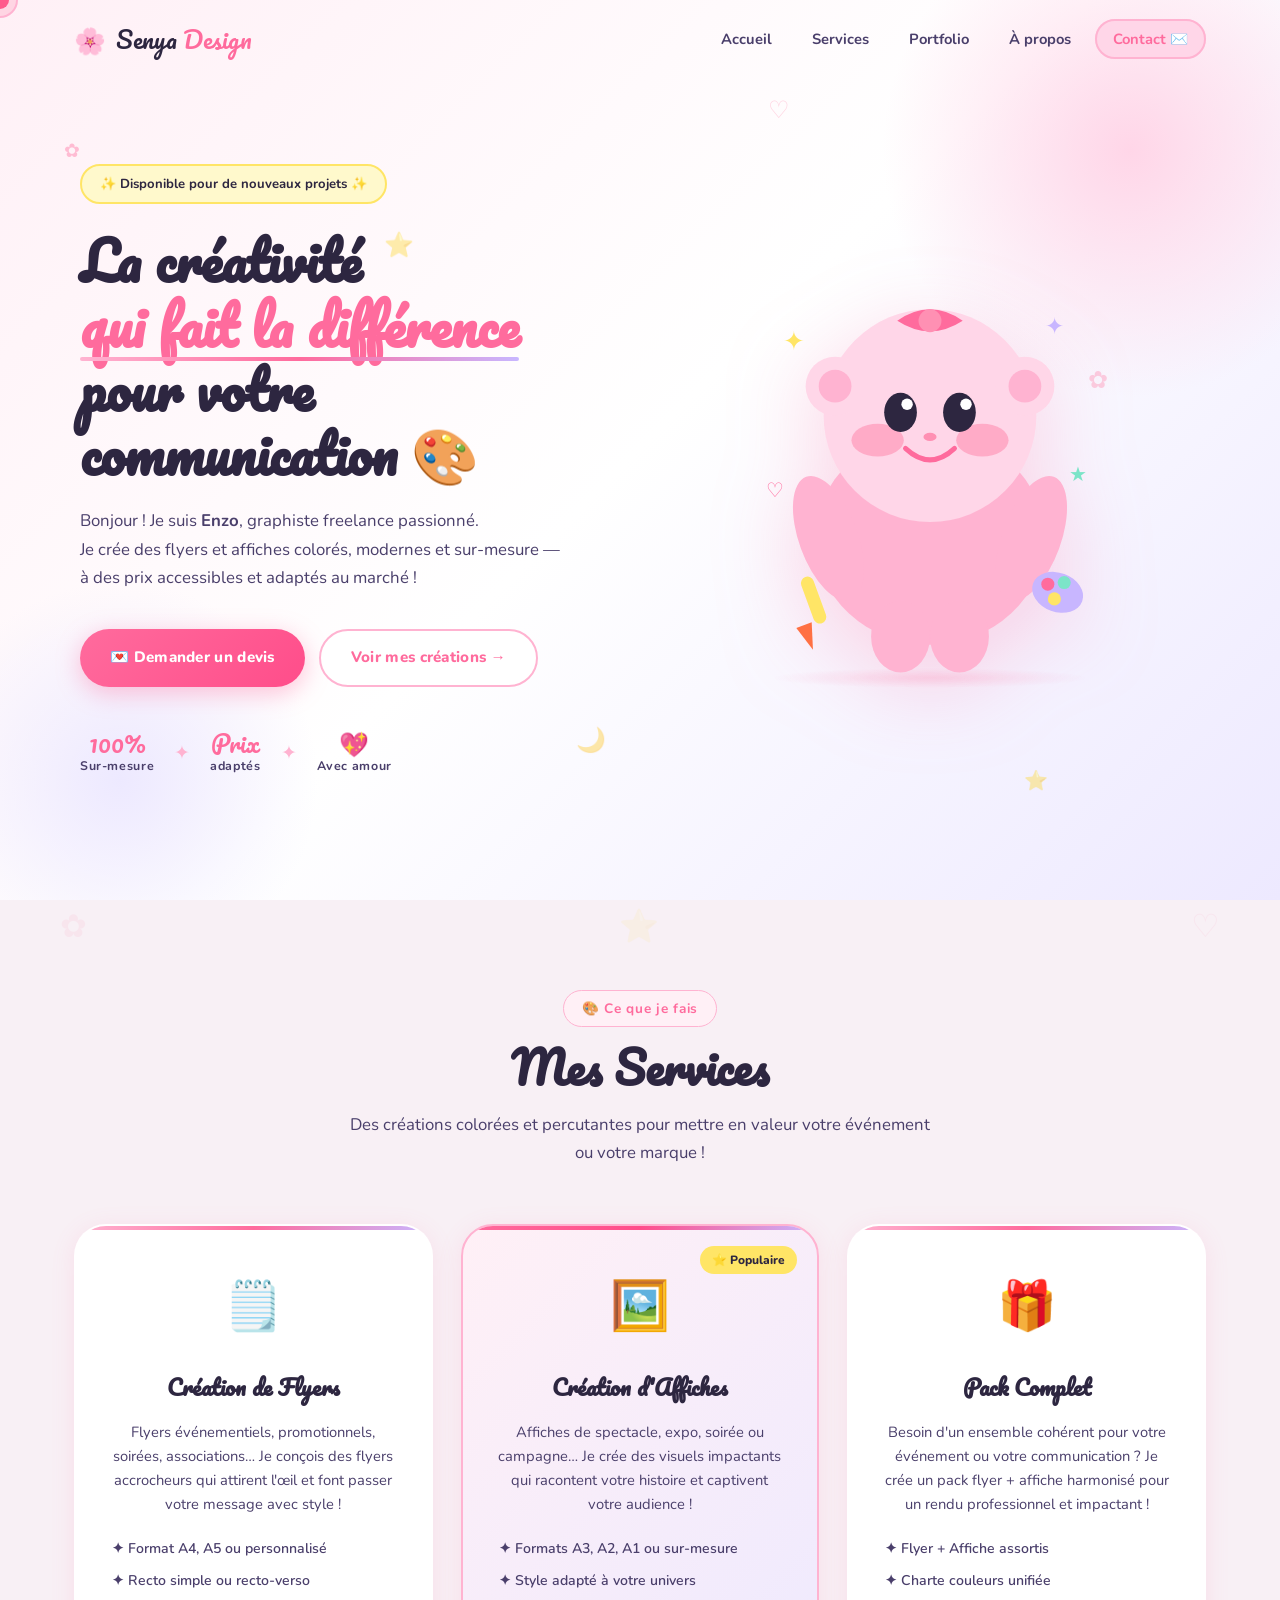
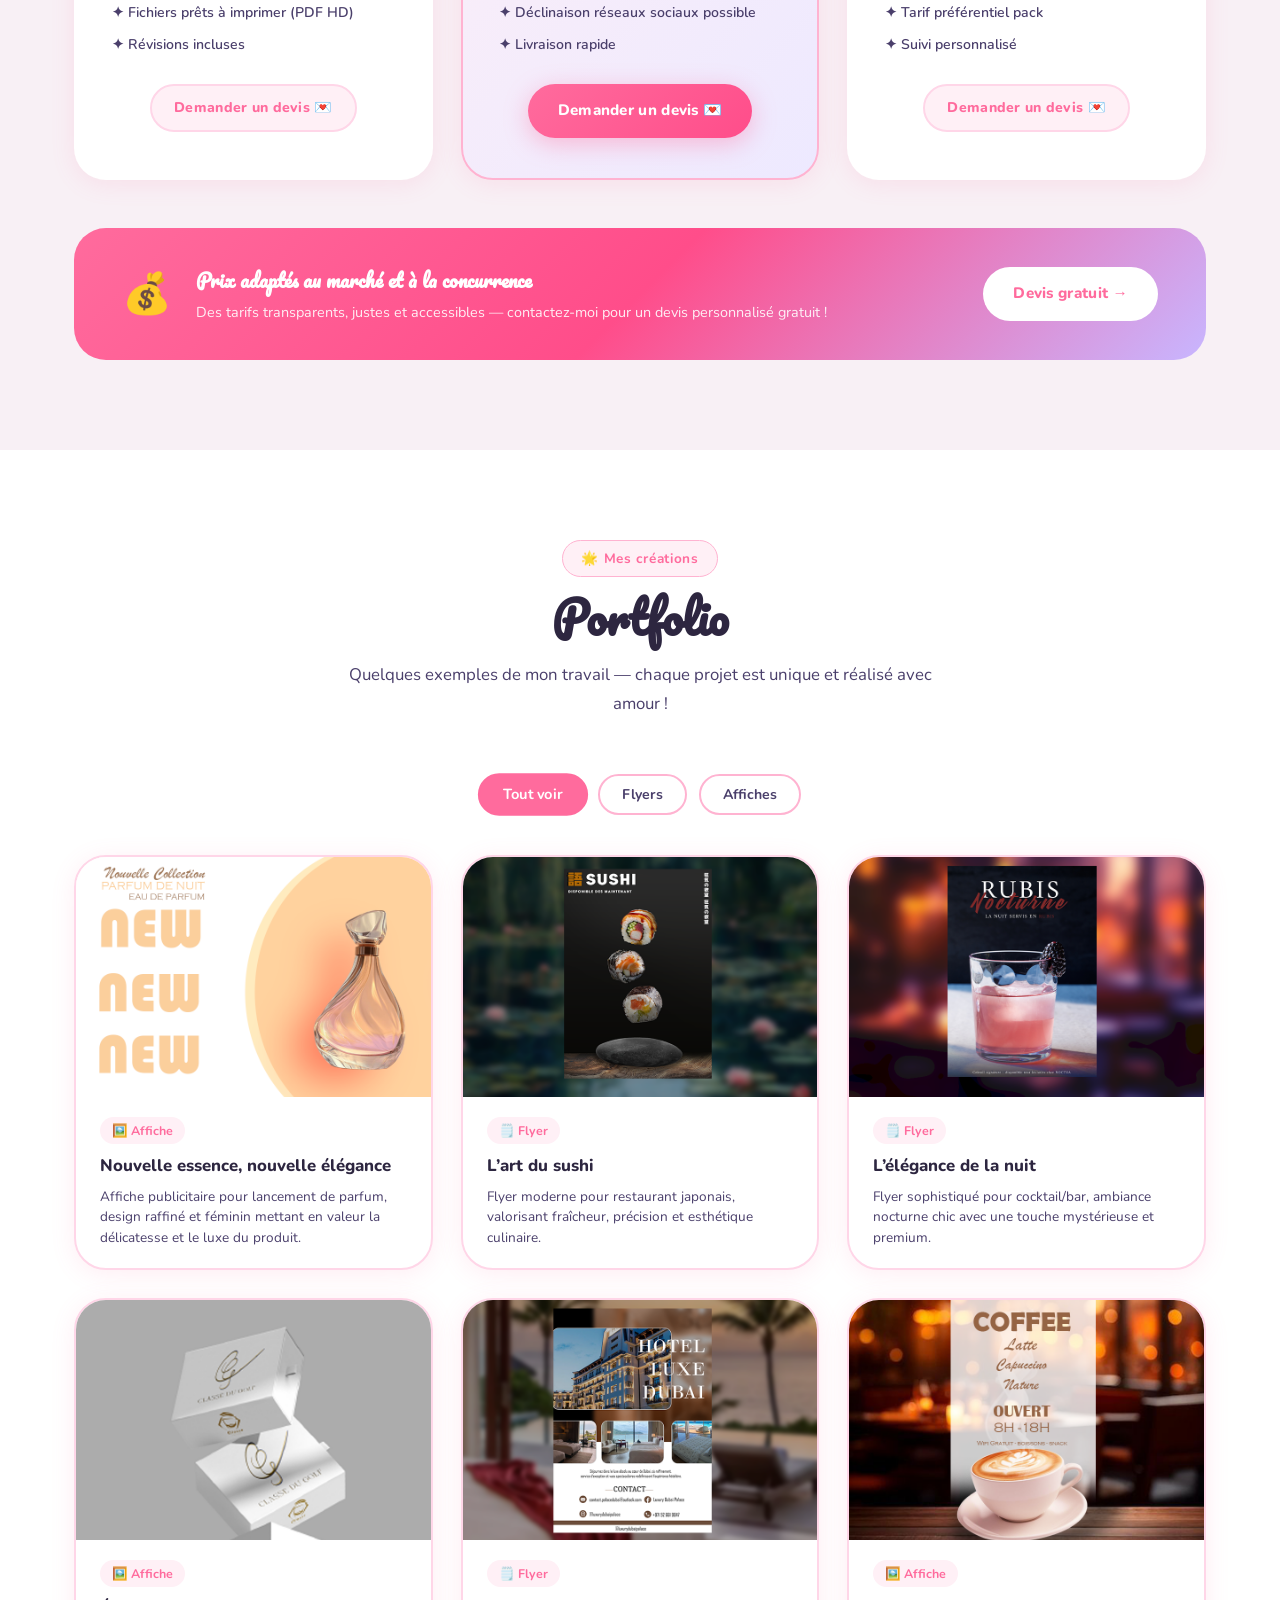
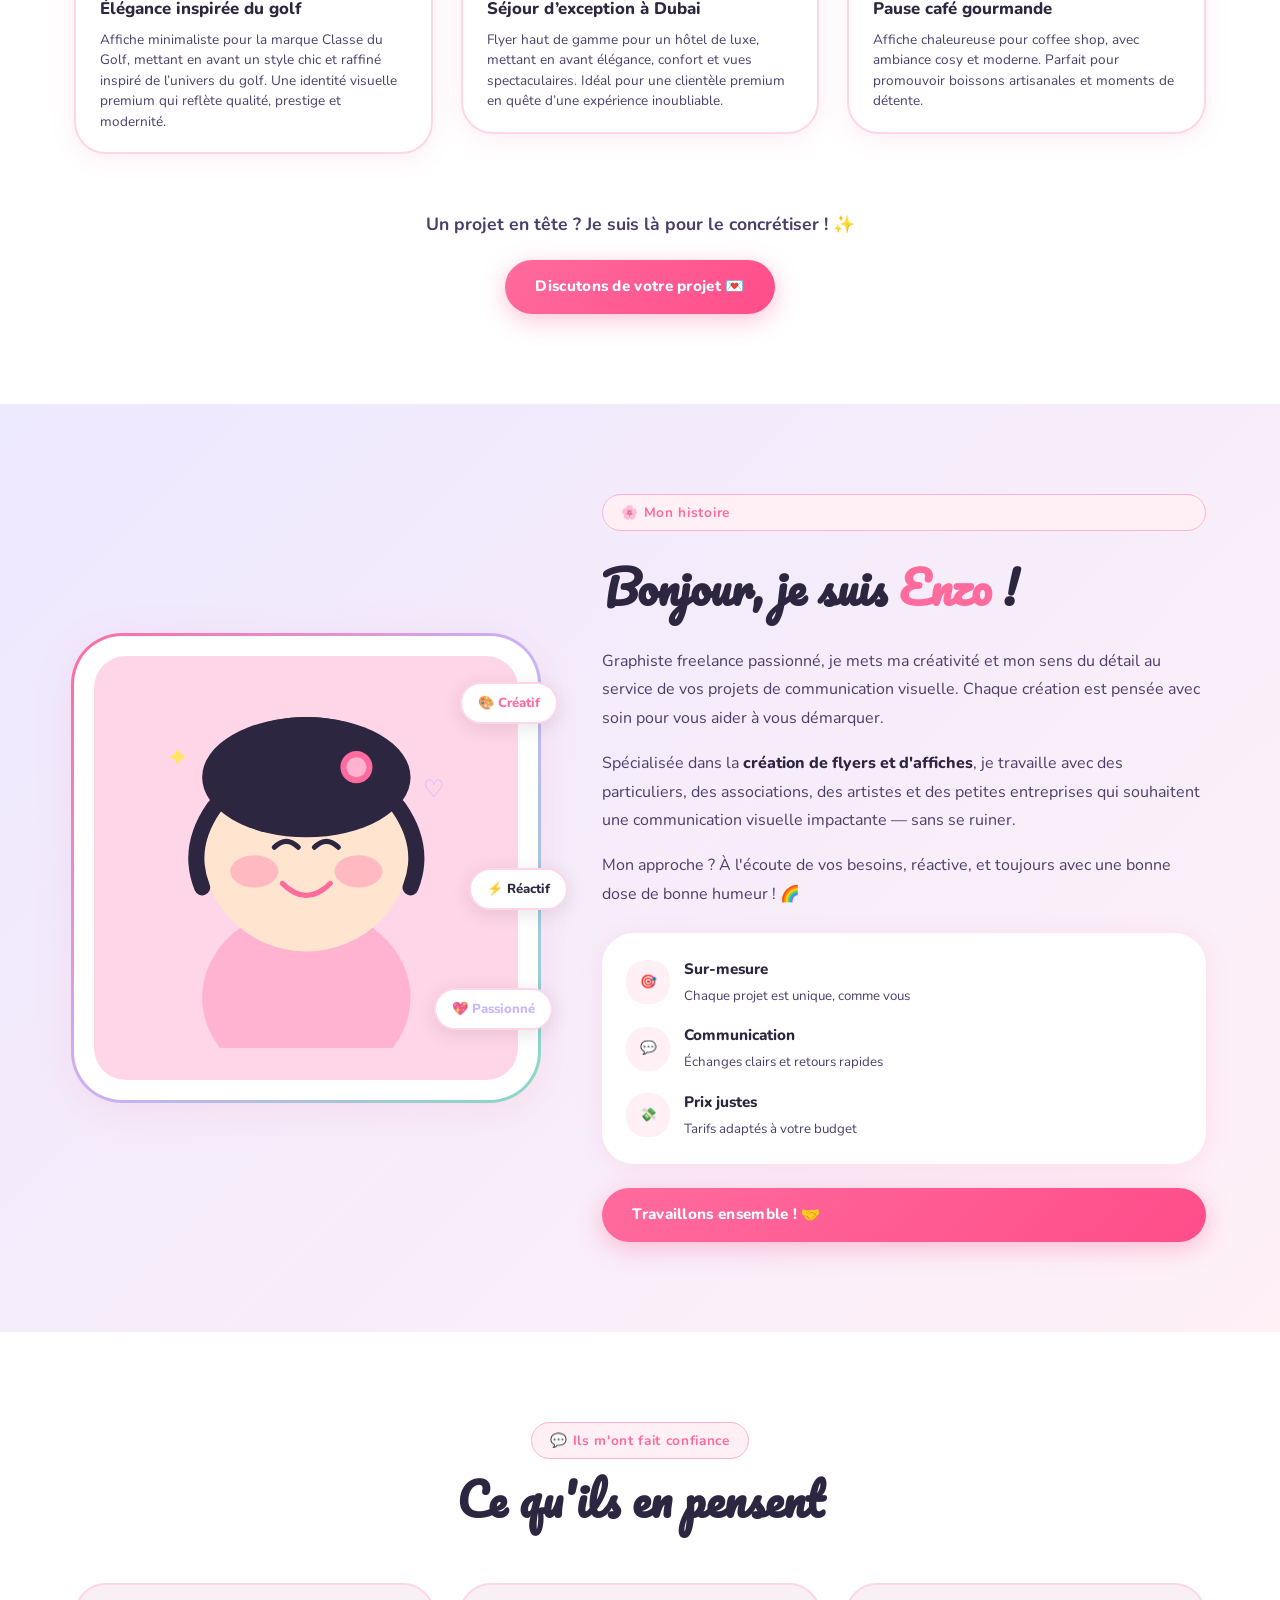
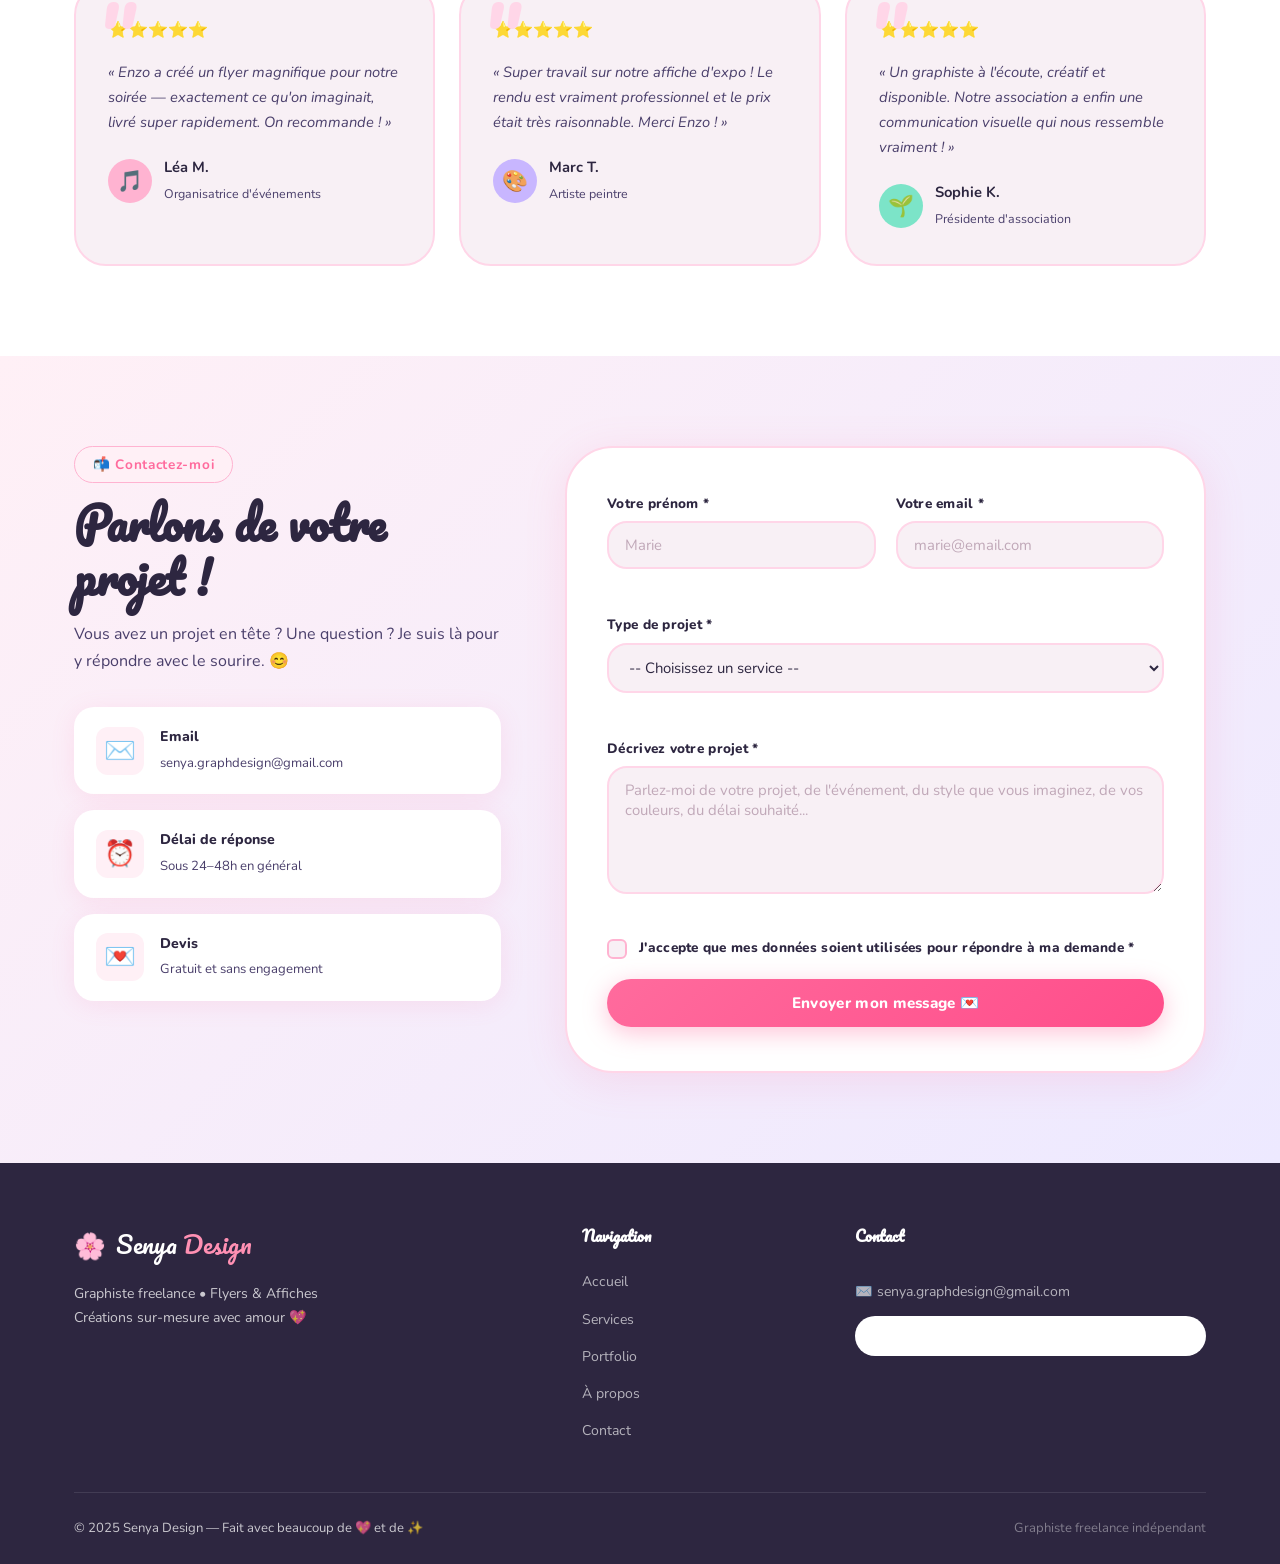
<file: index.html>
<!DOCTYPE html>
<html lang="fr">
<head>
  <!-- =============================================
       META & SEO
       ============================================= -->
  <meta charset="UTF-8" />
  <meta name="viewport" content="width=device-width, initial-scale=1.0" />
  <meta name="description" content="Senya Design – Graphiste freelance spécialisé dans la création de flyers et affiches. Des créations colorées, modernes et à prix adaptés." />
  <meta name="keywords" content="graphiste freelance, flyers, affiches, création graphique, Senya Design" />
  <meta name="author" content="Senya Design" />
  <title>Senya Design ✨ – Graphiste Freelance</title>

  <!-- Feuille de style principale -->
  <link rel="stylesheet" href="style.css" />

  <!-- Google Fonts : Nunito (corps) + Pacifico (titres) -->
  <link rel="preconnect" href="https://fonts.googleapis.com" />
  <link rel="preconnect" href="https://fonts.gstatic.com" crossorigin />
  <link href="https://fonts.googleapis.com/css2?family=Nunito:wght@400;600;700;800;900&family=Pacifico&display=swap" rel="stylesheet" />
</head>
<body>

  <!-- =============================================
       CURSEUR PERSONNALISÉ
       ============================================= -->
  <div class="cursor" id="cursor"></div>
  <div class="cursor-trail" id="cursorTrail"></div>

  <!-- =============================================
       NAVIGATION
       ============================================= -->
  <header id="navbar">
    <nav class="nav-container">
      <!-- Logo -->
      <a href="#accueil" class="logo">
        <span class="logo-icon">🌸</span>
        <span class="logo-text">Senya <span class="logo-accent">Design</span></span>
      <ul class="nav-links" id="navLinks">
        <li><a href="#accueil" class="nav-link">Accueil</a></li>
        <li><a href="#services" class="nav-link">Services</a></li>
        <li><a href="#portfolio" class="nav-link">Portfolio</a></li>
        <li><a href="#apropos" class="nav-link">À propos</a></li>
        <li><a href="#contact" class="nav-link nav-cta">Contact ✉️</a></li>
      </ul>

      <!-- Bouton hamburger (mobile) -->
      <button class="hamburger" id="hamburger" aria-label="Menu" aria-expanded="false">
        <span></span>
        <span></span>
        <span></span>
      </button>
    </nav>
  </header>

  <!-- =============================================
       HERO – SECTION ACCUEIL
       ============================================= -->
  <section id="accueil" class="hero">
    <!-- Éléments décoratifs flottants en arrière-plan -->
    <div class="floating-shapes" aria-hidden="true">
      <div class="shape shape-1">✿</div>
      <div class="shape shape-2">⭐</div>
      <div class="shape shape-3">♡</div>
      <div class="shape shape-4">✦</div>
      <div class="shape shape-5">🌙</div>
      <div class="shape shape-6">✿</div>
      <div class="shape shape-7">♡</div>
      <div class="shape shape-8">⭐</div>
    </div>

    <div class="hero-content">
      <!-- Badge animé -->
      <div class="hero-badge fade-in">✨ Disponible pour de nouveaux projets ✨</div>

      <!-- Titre principal -->
      <h1 class="hero-title fade-in delay-1">
        La créativité
        <span class="title-highlight">qui fait la différence</span>
        pour votre communication 🎨
      </h1>

      <!-- Sous-titre -->
      <p class="hero-subtitle fade-in delay-2">
        Bonjour ! Je suis <strong>Enzo</strong>, graphiste freelance passionné.<br />
        Je crée des flyers et affiches colorés, modernes et sur-mesure — à des prix accessibles et adaptés au marché !
      </p>

      <!-- Boutons call-to-action -->
      <div class="hero-buttons fade-in delay-3">
        <a href="#contact" class="btn btn-primary">
          💌 Demander un devis
        </a>
        <a href="#portfolio" class="btn btn-secondary">
          Voir mes créations →
        </a>
      </div>

      <!-- Petits indicateurs de confiance -->
      <div class="hero-stats fade-in delay-4">
        <div class="stat">
          <span class="stat-number">100%</span>
          <span class="stat-label">Sur-mesure</span>
        </div>
        <div class="stat-divider">✦</div>
        <div class="stat">
          <span class="stat-number">Prix</span>
          <span class="stat-label">adaptés</span>
        </div>
        <div class="stat-divider">✦</div>
        <div class="stat">
          <span class="stat-number">💖</span>
          <span class="stat-label">Avec amour</span>
        </div>
      </div>
    </div>

    <!-- Mascotte kawaii (SVG inline) -->
    <div class="hero-mascot fade-in delay-2" aria-hidden="true">
      <svg viewBox="0 0 220 260" xmlns="http://www.w3.org/2000/svg" class="mascot-svg">
        <!-- Corps principal -->
        <ellipse cx="110" cy="175" rx="70" ry="65" fill="#FFB3D1"/>
        <!-- Tête -->
        <circle cx="110" cy="100" r="65" fill="#FFD6E8"/>
        <!-- Joues roses -->
        <ellipse cx="78" cy="115" rx="16" ry="10" fill="#FF90B3" opacity="0.6"/>
        <ellipse cx="142" cy="115" rx="16" ry="10" fill="#FF90B3" opacity="0.6"/>
        <!-- Yeux -->
        <ellipse cx="92" cy="98" rx="10" ry="12" fill="#2D2640"/>
        <ellipse cx="128" cy="98" rx="10" ry="12" fill="#2D2640"/>
        <!-- Reflets des yeux -->
        <circle cx="96" cy="93" r="3.5" fill="white"/>
        <circle cx="132" cy="93" r="3.5" fill="white"/>
        <!-- Bouche souriante -->
        <path d="M95 120 Q110 134 125 120" stroke="#FF6B9D" stroke-width="3" fill="none" stroke-linecap="round"/>
        <!-- Nez -->
        <ellipse cx="110" cy="113" rx="4" ry="2.5" fill="#FF90B3"/>
        <!-- Oreilles rondes / accessoires kawaii -->
        <circle cx="52" cy="82" r="18" fill="#FFD6E8"/>
        <circle cx="52" cy="82" r="10" fill="#FFB3D1"/>
        <circle cx="168" cy="82" r="18" fill="#FFD6E8"/>
        <circle cx="168" cy="82" r="10" fill="#FFB3D1"/>
        <!-- Petit nœud sur la tête -->
        <path d="M90 42 Q110 28 130 42 Q110 55 90 42Z" fill="#FF6B9D"/>
        <circle cx="110" cy="42" r="7" fill="#FF90B3"/>
        <!-- Bras avec crayon -->
        <ellipse cx="48" cy="175" rx="18" ry="40" fill="#FFB3D1" transform="rotate(-20 48 175)"/>
        <rect x="30" y="200" width="8" height="30" rx="4" fill="#FFE566" transform="rotate(-20 30 200)"/>
        <polygon points="28,228 38,228 33,244" fill="#FF7043" transform="rotate(-20 33 228)"/>
        <!-- Bras droit -->
        <ellipse cx="172" cy="175" rx="18" ry="40" fill="#FFB3D1" transform="rotate(20 172 175)"/>
        <!-- Palette dans la main droite -->
        <ellipse cx="188" cy="208" rx="16" ry="12" fill="#C8B6FF" transform="rotate(20 188 208)"/>
        <circle cx="182" cy="203" r="4" fill="#FF6B9D"/>
        <circle cx="192" cy="202" r="4" fill="#7CE4C8"/>
        <circle cx="186" cy="212" r="4" fill="#FFE566"/>
        <!-- Jambes -->
        <ellipse cx="92" cy="235" rx="18" ry="22" fill="#FFB3D1"/>
        <ellipse cx="128" cy="235" rx="18" ry="22" fill="#FFB3D1"/>
        <!-- Petites étoiles autour -->
        <text x="20" y="60" font-size="16" fill="#FFE566">✦</text>
        <text x="180" y="50" font-size="14" fill="#C8B6FF">✦</text>
        <text x="10" y="150" font-size="12" fill="#FF6B9D">♡</text>
        <text x="195" y="140" font-size="12" fill="#7CE4C8">★</text>
      </svg>
      <!-- Ombre au sol -->
      <div class="mascot-shadow"></div>
    </div>
  </section>

  <!-- =============================================
       SERVICES
       ============================================= -->
  <section id="services" class="services section">
    <!-- Décoration en arrière-plan -->
    <div class="section-deco" aria-hidden="true">
      <span>✿</span><span>⭐</span><span>♡</span>
    </div>

    <div class="container">
      <div class="section-header">
        <span class="section-tag">🎨 Ce que je fais</span>
        <h2 class="section-title">Mes Services</h2>
        <p class="section-subtitle">Des créations colorées et percutantes pour mettre en valeur votre événement ou votre marque !</p>
      </div>

      <div class="services-grid">
        <!-- Carte Service 1 : Flyers -->
        <article class="service-card reveal">
          <div class="service-icon">🗒️</div>
          <h3 class="service-title">Création de Flyers</h3>
          <p class="service-desc">
            Flyers événementiels, promotionnels, soirées, associations… Je conçois des flyers accrocheurs qui attirent l'œil et font passer votre message avec style !
          </p>
          <ul class="service-list">
            <li>✦ Format A4, A5 ou personnalisé</li>
            <li>✦ Recto simple ou recto-verso</li>
            <li>✦ Fichiers prêts à imprimer (PDF HD)</li>
            <li>✦ Révisions incluses</li>
          </ul>
          <a href="#contact" class="btn btn-card">Demander un devis 💌</a>
        </article>

        <!-- Carte Service 2 : Affiches -->
        <article class="service-card service-card--featured reveal">
          <div class="featured-badge">⭐ Populaire</div>
          <div class="service-icon">🖼️</div>
          <h3 class="service-title">Création d'Affiches</h3>
          <p class="service-desc">
            Affiches de spectacle, expo, soirée ou campagne… Je crée des visuels impactants qui racontent votre histoire et captivent votre audience !
          </p>
          <ul class="service-list">
            <li>✦ Formats A3, A2, A1 ou sur-mesure</li>
            <li>✦ Style adapté à votre univers</li>
            <li>✦ Déclinaison réseaux sociaux possible</li>
            <li>✦ Livraison rapide</li>
          </ul>
          <a href="#contact" class="btn btn-primary">Demander un devis 💌</a>
        </article>

        <!-- Carte Service 3 : Pack -->
        <article class="service-card reveal">
          <div class="service-icon">🎁</div>
          <h3 class="service-title">Pack Complet</h3>
          <p class="service-desc">
            Besoin d'un ensemble cohérent pour votre événement ou votre communication ? Je crée un pack flyer + affiche harmonisé pour un rendu professionnel et impactant !
          </p>
          <ul class="service-list">
            <li>✦ Flyer + Affiche assortis</li>
            <li>✦ Charte couleurs unifiée</li>
            <li>✦ Tarif préférentiel pack</li>
            <li>✦ Suivi personnalisé</li>
          </ul>
          <a href="#contact" class="btn btn-card">Demander un devis 💌</a>
        </article>
      </div>

      <!-- Bandeau tarifs -->
      <div class="pricing-banner reveal">
        <div class="pricing-icon">💰</div>
        <div class="pricing-text">
          <strong>Prix adaptés au marché et à la concurrence</strong>
          <span>Des tarifs transparents, justes et accessibles — contactez-moi pour un devis personnalisé gratuit !</span>
        </div>
        <a href="#contact" class="btn btn-white">Devis gratuit →</a>
      </div>
    </div>
  </section>

  <!-- =============================================
       PORTFOLIO
       ============================================= -->
  <section id="portfolio" class="portfolio section">
    <div class="container">
      <div class="section-header">
        <span class="section-tag">🌟 Mes créations</span>
        <h2 class="section-title">Portfolio</h2>
        <p class="section-subtitle">Quelques exemples de mon travail — chaque projet est unique et réalisé avec amour !</p>
      </div>

      <!-- Filtres portfolio -->
      <div class="portfolio-filters reveal">
        <button class="filter-btn filter-btn--active" data-filter="all">Tout voir</button>
        <button class="filter-btn" data-filter="flyer">Flyers</button>
        <button class="filter-btn" data-filter="affiche">Affiches</button>
      </div>

      <!-- ================================================
           GRILLE PORTFOLIO
           ================================================
           COMMENT AJOUTER VOS CRÉATIONS :
           1. Créez un dossier "images/" à côté de index.html
           2. Placez vos fichiers image dedans (JPG, PNG ou WebP)
           3. Remplacez le src="images/portfolio-X.jpg" par le
              nom exact de votre fichier
           4. Mettez à jour le titre, la description et la catégorie
              (data-category="flyer" ou data-category="affiche")
           5. Supprimez cette zone de commentaire quand c'est fait !
           ================================================ -->
      <div class="portfolio-grid" id="portfolioGrid">

        <!-- ✏️ ITEM 1 — Remplacez par votre 1ère création (Affiche) -->
        <article class="portfolio-item reveal" data-category="affiche">
          <div class="portfolio-card">

            <!-- 🖼️ REMPLACER ICI : changez "images/portfolio-1.jpg" par votre fichier image -->
            <!-- Taille recommandée : 800×600 px minimum, format JPG ou PNG -->
            <div class="portfolio-img-wrapper">
              <img
                src="images/Eau de parfum .png"
                alt="Affiche – votre titre ici"
                class="portfolio-img"
                loading="lazy"
                onerror="this.parentElement.classList.add('img-placeholder')"
              />
              <!-- Ce texte s'affiche uniquement si l'image est manquante -->
              <div class="placeholder-label">
                <span class="placeholder-icon">🖼️</span>
                <span>Remplacez par<br/><strong>images/Eau de parfum .png</strong></span>
              </div>
            </div>

            <div class="portfolio-info">
              <span class="portfolio-cat">🖼️ Affiche</span>
              <!-- ✏️ Changez le titre et la description ci-dessous -->
              <h3 class="portfolio-name">Nouvelle essence, nouvelle élégance</h3>
              <p class="portfolio-desc">Affiche publicitaire pour lancement de parfum, design raffiné et féminin mettant en valeur la délicatesse et le luxe du produit.</p>
            </div>
          </div>
        </article>

        <!-- ✏️ ITEM 2 — Remplacez par votre 2ème création (Flyer) -->
        <article class="portfolio-item reveal" data-category="flyer">
          <div class="portfolio-card">

            <!-- 🖼️ REMPLACER ICI : changez "images/portfolio-2.jpg" par votre fichier image -->
            <div class="portfolio-img-wrapper">
              <img
                src="images/sushi.png"
                alt="Flyer – votre titre ici"
                class="portfolio-img"
                loading="lazy"
                onerror="this.parentElement.classList.add('img-placeholder')"
              />
              <div class="placeholder-label">
                <span class="placeholder-icon">🗒️</span>
                <span>Remplacez par<br/><strong>images/portfolio-2.jpg</strong></span>
              </div>
            </div>

            <div class="portfolio-info">
              <span class="portfolio-cat">🗒️ Flyer</span>
              <h3 class="portfolio-name">L’art du sushi</h3>
              <p class="portfolio-desc">Flyer moderne pour restaurant japonais, valorisant fraîcheur, précision et esthétique culinaire.</p>
            </div>
          </div>
        </article>

        <!-- ✏️ ITEM 3 — Remplacez par votre 3ème création (Flyer) -->
        <article class="portfolio-item reveal" data-category="flyer">
          <div class="portfolio-card">

            <!-- 🖼️ REMPLACER ICI : changez "images/portfolio-3.jpg" par votre fichier image -->
            <div class="portfolio-img-wrapper">
              <img
                src="images/ruby.png"
                alt="Flyer – votre titre ici"
                class="portfolio-img"
                loading="lazy"
                onerror="this.parentElement.classList.add('img-placeholder')"
              />
              <div class="placeholder-label">
                <span class="placeholder-icon">🗒️</span>
                <span>Remplacez par<br/><strong>images/portfolio-3.jpg</strong></span>
              </div>
            </div>

            <div class="portfolio-info">
              <span class="portfolio-cat">🗒️ Flyer</span>
              <h3 class="portfolio-name">L’élégance de la nuit</h3>
              <p class="portfolio-desc">Flyer sophistiqué pour cocktail/bar, ambiance nocturne chic avec une touche mystérieuse et premium.</p>
            </div>
          </div>
        </article>

        <!-- ✏️ ITEM 4 — Remplacez par votre 4ème création (Affiche) -->
        <article class="portfolio-item reveal" data-category="affiche">
          <div class="portfolio-card">

            <!-- 🖼️ REMPLACER ICI : changez "images/portfolio-4.jpg" par votre fichier image -->
            <div class="portfolio-img-wrapper">
              <img
                src="images/place du golf.png"
                alt="Affiche – votre titre ici"
                class="portfolio-img"
                loading="lazy"
                onerror="this.parentElement.classList.add('img-placeholder')"
              />
              <div class="placeholder-label">
                <span class="placeholder-icon">🖼️</span>
                <span>Remplacez par<br/><strong>images/portfolio-4.jpg</strong></span>
              </div>
            </div>

            <div class="portfolio-info">
              <span class="portfolio-cat">🖼️ Affiche</span>
              <h3 class="portfolio-name">Élégance inspirée du golf</h3>
              <p class="portfolio-desc">Affiche minimaliste pour la marque Classe du Golf, mettant en avant un style chic et raffiné inspiré de l’univers du golf. Une identité visuelle premium qui reflète qualité, prestige et modernité.</p>
            </div>
          </div>
        </article>

        <!-- ✏️ ITEM 5 — Remplacez par votre 5ème création (Flyer) -->
        <article class="portfolio-item reveal" data-category="flyer">
          <div class="portfolio-card">

            <!-- 🖼️ REMPLACER ICI : changez "images/portfolio-5.jpg" par votre fichier image -->
            <div class="portfolio-img-wrapper">
              <img
                src="images/hotel flyer.png"
                alt="Flyer – votre titre ici"
                class="portfolio-img"
                loading="lazy"
                onerror="this.parentElement.classList.add('img-placeholder')"
              />
              <div class="placeholder-label">
                <span class="placeholder-icon">🗒️</span>
                <span>Remplacez par<br/><strong>images/portfolio-5.jpg</strong></span>
              </div>
            </div>

            <div class="portfolio-info">
              <span class="portfolio-cat">🗒️ Flyer</span>
              <h3 class="portfolio-name">Séjour d’exception à Dubai</h3>
              <p class="portfolio-desc">Flyer haut de gamme pour un hôtel de luxe, mettant en avant élégance, confort et vues spectaculaires. Idéal pour une clientèle premium en quête d’une expérience inoubliable.</p>
            </div>
          </div>
        </article>

        <!-- ✏️ ITEM 6 — Remplacez par votre 6ème création (Affiche) -->
        <article class="portfolio-item reveal" data-category="affiche">
          <div class="portfolio-card">

            <!-- 🖼️ REMPLACER ICI : changez "images/portfolio-6.jpg" par votre fichier image -->
            <div class="portfolio-img-wrapper">
              <img
                src="images/Coffee.png"
                alt="Affiche – votre titre ici"
                class="portfolio-img"
                loading="lazy"
                onerror="this.parentElement.classList.add('img-placeholder')"
              />
              <div class="placeholder-label">
                <span class="placeholder-icon">🖼️</span>
                <span>Remplacez par<br/><strong>images/portfolio-6.jpg</strong></span>
              </div>
            </div>

            <div class="portfolio-info">
              <span class="portfolio-cat">🖼️ Affiche</span>
              <h3 class="portfolio-name">Pause café gourmande</h3>
              <p class="portfolio-desc">Affiche chaleureuse pour coffee shop, avec ambiance cosy et moderne. Parfait pour promouvoir boissons artisanales et moments de détente.</p>
            </div>
          </div>
        </article>

      </div><!-- /portfolio-grid -->

      <!-- Bouton voir plus -->
      <div class="portfolio-cta reveal">
        <p>Un projet en tête ? Je suis là pour le concrétiser ! ✨</p>
        <a href="#contact" class="btn btn-primary">Discutons de votre projet 💌</a>
      </div>
    </div>
  </section>

  <!-- =============================================
       À PROPOS
       ============================================= -->
  <section id="apropos" class="about section">
    <div class="container about-container">

      <!-- Illustration / Photo de profil stylisée -->
      <div class="about-visual reveal">
        <div class="about-frame">
          <div class="about-avatar">
            <svg viewBox="0 0 180 180" xmlns="http://www.w3.org/2000/svg">
              <!-- Fond -->
              <circle cx="90" cy="90" r="85" fill="#FFD6E8"/>
              <!-- Corps -->
              <ellipse cx="90" cy="155" rx="52" ry="45" fill="#FFB3D1"/>
              <!-- Tête -->
              <circle cx="90" cy="80" r="52" fill="#FFE5D0"/>
              <!-- Joues -->
              <ellipse cx="64" cy="92" rx="12" ry="8" fill="#FF90B3" opacity="0.5"/>
              <ellipse cx="116" cy="92" rx="12" ry="8" fill="#FF90B3" opacity="0.5"/>
              <!-- Yeux fermés (souriants) -->
              <path d="M74 80 Q80 74 86 80" stroke="#2D2640" stroke-width="2.5" fill="none" stroke-linecap="round"/>
              <path d="M94 80 Q100 74 106 80" stroke="#2D2640" stroke-width="2.5" fill="none" stroke-linecap="round"/>
              <!-- Bouche -->
              <path d="M78 98 Q90 110 102 98" stroke="#FF6B9D" stroke-width="2.5" fill="none" stroke-linecap="round"/>
              <!-- Cheveux -->
              <ellipse cx="90" cy="45" rx="52" ry="30" fill="#2D2640"/>
              <ellipse cx="90" cy="35" rx="40" ry="20" fill="#2D2640"/>
              <!-- Mèches -->
              <path d="M44 60 Q30 80 38 100" stroke="#2D2640" stroke-width="8" fill="none" stroke-linecap="round"/>
              <path d="M136 60 Q150 80 142 100" stroke="#2D2640" stroke-width="8" fill="none" stroke-linecap="round"/>
              <!-- Accessoire cheveux -->
              <circle cx="115" cy="40" r="8" fill="#FF6B9D"/>
              <circle cx="115" cy="40" r="5" fill="#FFB3D1"/>
              <!-- Petits éléments déco -->
              <text x="20" y="40" font-size="14" fill="#FFE566">✦</text>
              <text x="148" y="55" font-size="12" fill="#C8B6FF">♡</text>
            </svg>
          </div>
        </div>

        <!-- Étiquettes flottantes -->
        <div class="about-tag about-tag-1">🎨 Créatif</div>
        <div class="about-tag about-tag-2">⚡ Réactif</div>
        <div class="about-tag about-tag-3">💖 Passionné</div>
      </div>

      <!-- Texte à propos -->
      <div class="about-text reveal">
        <span class="section-tag">🌸 Mon histoire</span>
        <h2 class="section-title">Bonjour, je suis <span class="text-pink">Enzo</span> !</h2>

        <p>
          Graphiste freelance passionné, je mets ma créativité et mon sens du détail au service de vos projets de communication visuelle. Chaque création est pensée avec soin pour vous aider à vous démarquer.
        </p>
        <p>
          Spécialisée dans la <strong>création de flyers et d'affiches</strong>, je travaille avec des particuliers, des associations, des artistes et des petites entreprises qui souhaitent une communication visuelle impactante — sans se ruiner.
        </p>
        <p>
          Mon approche ? À l'écoute de vos besoins, réactive, et toujours avec une bonne dose de bonne humeur ! 🌈
        </p>

        <!-- Valeurs -->
        <div class="about-values">
          <div class="value-item">
            <span class="value-icon">🎯</span>
            <div>
              <strong>Sur-mesure</strong>
              <span>Chaque projet est unique, comme vous</span>
            </div>
          </div>
          <div class="value-item">
            <span class="value-icon">💬</span>
            <div>
              <strong>Communication</strong>
              <span>Échanges clairs et retours rapides</span>
            </div>
          </div>
          <div class="value-item">
            <span class="value-icon">💸</span>
            <div>
              <strong>Prix justes</strong>
              <span>Tarifs adaptés à votre budget</span>
            </div>
          </div>
        </div>

        <a href="#contact" class="btn btn-primary">Travaillons ensemble ! 🤝</a>
      </div>

    </div>
  </section>

  <!-- =============================================
       TÉMOIGNAGES (section bonus)
       ============================================= -->
  <section class="testimonials section">
    <div class="container">
      <div class="section-header">
        <span class="section-tag">💬 Ils m'ont fait confiance</span>
        <h2 class="section-title">Ce qu'ils en pensent</h2>
      </div>
      <div class="testimonials-grid">
        <div class="testimonial-card reveal">
          <div class="testimonial-stars">⭐⭐⭐⭐⭐</div>
          <p class="testimonial-text">« Enzo a créé un flyer magnifique pour notre soirée — exactement ce qu'on imaginait, livré super rapidement. On recommande ! »</p>
          <div class="testimonial-author">
            <div class="author-avatar" style="background:#FFB3D1;">🎵</div>
            <div>
              <strong>Léa M.</strong>
              <span>Organisatrice d'événements</span>
            </div>
          </div>
        </div>
        <div class="testimonial-card reveal">
          <div class="testimonial-stars">⭐⭐⭐⭐⭐</div>
          <p class="testimonial-text">« Super travail sur notre affiche d'expo ! Le rendu est vraiment professionnel et le prix était très raisonnable. Merci Enzo ! »</p>
          <div class="testimonial-author">
            <div class="author-avatar" style="background:#C8B6FF;">🎨</div>
            <div>
              <strong>Marc T.</strong>
              <span>Artiste peintre</span>
            </div>
          </div>
        </div>
        <div class="testimonial-card reveal">
          <div class="testimonial-stars">⭐⭐⭐⭐⭐</div>
          <p class="testimonial-text">« Un graphiste à l'écoute, créatif et disponible. Notre association a enfin une communication visuelle qui nous ressemble vraiment ! »</p>
          <div class="testimonial-author">
            <div class="author-avatar" style="background:#7CE4C8;">🌱</div>
            <div>
              <strong>Sophie K.</strong>
              <span>Présidente d'association</span>
            </div>
          </div>
        </div>
      </div>
    </div>
  </section>

  <!-- =============================================
       CONTACT
       ============================================= -->
  <section id="contact" class="contact section">
    <div class="container contact-container">

      <!-- Infos de contact -->
      <div class="contact-info reveal">
        <span class="section-tag">📬 Contactez-moi</span>
        <h2 class="section-title">Parlons de votre projet !</h2>
        <p>Vous avez un projet en tête ? Une question ? Je suis là pour y répondre avec le sourire. 😊</p>

        <div class="contact-details">
          <a href="mailto:senya.graphdesign@gmail.com" class="contact-item">
            <div class="contact-icon">✉️</div>
            <div>
              <strong>Email</strong>
              <span>senya.graphdesign@gmail.com</span>
            </div>
          </a>
          <div class="contact-item">
            <div class="contact-icon">⏰</div>
            <div>
              <strong>Délai de réponse</strong>
              <span>Sous 24–48h en général</span>
            </div>
          </div>
          <div class="contact-item">
            <div class="contact-icon">💌</div>
            <div>
              <strong>Devis</strong>
              <span>Gratuit et sans engagement</span>
            </div>
          </div>
        </div>
      </div>

      <!-- Formulaire de contact -->
      <div class="contact-form-wrapper reveal">
        <form id="contactForm" class="contact-form" novalidate>

          <!-- Notification de succès / erreur -->
          <div class="form-notification" id="formNotification" aria-live="polite"></div>

          <div class="form-row">
            <div class="form-group">
              <label for="name">Votre prénom *</label>
              <input type="text" id="name" name="name" placeholder="Marie" required />
              <span class="field-error" id="nameError"></span>
            </div>
            <div class="form-group">
              <label for="email">Votre email *</label>
              <input type="email" id="email" name="email" placeholder="marie@email.com" required />
              <span class="field-error" id="emailError"></span>
            </div>
          </div>

          <div class="form-group">
            <label for="service">Type de projet *</label>
            <select id="service" name="service" required>
              <option value="">-- Choisissez un service --</option>
              <option value="flyer">Création de flyer</option>
              <option value="affiche">Création d'affiche</option>
              <option value="pack">Pack flyer + affiche</option>
              <option value="autre">Autre / À discuter</option>
            </select>
            <span class="field-error" id="serviceError"></span>
          </div>

          <div class="form-group">
            <label for="message">Décrivez votre projet *</label>
            <textarea id="message" name="message" rows="5" placeholder="Parlez-moi de votre projet, de l'événement, du style que vous imaginez, de vos couleurs, du délai souhaité..." required></textarea>
            <span class="field-error" id="messageError"></span>
          </div>

          <div class="form-group form-group--checkbox">
            <label class="checkbox-label">
              <input type="checkbox" id="consent" name="consent" required />
              <span class="checkbox-custom"></span>
              J'accepte que mes données soient utilisées pour répondre à ma demande *
            </label>
            <span class="field-error" id="consentError"></span>
          </div>

          <button type="submit" class="btn btn-primary btn-full" id="submitBtn">
            <span class="btn-text">Envoyer mon message 💌</span>
            <span class="btn-loader" aria-hidden="true">⟳</span>
          </button>

        </form>
      </div>

    </div>
  </section>

  <!-- =============================================
       FOOTER
       ============================================= -->
  <footer class="footer">
    <div class="container">
      <div class="footer-top">
        <!-- Logo & slogan -->
        <div class="footer-brand">
          <a href="#accueil" class="logo">
            <span class="logo-icon">🌸</span>
            <span class="logo-text">Senya <span class="logo-accent">Design</span></span>
          </a>
          <p>Graphiste freelance • Flyers & Affiches<br/>Créations sur-mesure avec amour 💖</p>
        </div>

        <!-- Navigation rapide -->
        <div class="footer-nav">
          <h4>Navigation</h4>
          <ul>
            <li><a href="#accueil">Accueil</a></li>
            <li><a href="#services">Services</a></li>
            <li><a href="#portfolio">Portfolio</a></li>
            <li><a href="#apropos">À propos</a></li>
            <li><a href="#contact">Contact</a></li>
          </ul>
        </div>

        <!-- Contact rapide -->
        <div class="footer-contact">
          <h4>Contact</h4>
          <a href="mailto:senya.graphdesign@gmail.com">✉️ senya.graphdesign@gmail.com</a>
          <a href="#contact" class="btn btn-white btn-sm">Demander un devis →</a>
        </div>
      </div>

      <div class="footer-bottom">
        <p>© 2025 Senya Design — Fait avec beaucoup de 💖 et de ✨</p>
        <p class="footer-credits">Graphiste freelance indépendant</p>
      </div>
    </div>
  </footer>

  <!-- Bouton retour en haut -->
  <button class="back-to-top" id="backToTop" aria-label="Retour en haut">🌸</button>

  <!-- Script principal -->
  <script src="script.js"></script>
</body>
</html>
</file>
<file: style.css>
/* =============================================
   SENYA DESIGN — Feuille de style principale
   Style : Kawaii moderne, rose & pastel
   ============================================= */

/* =============================================
   1. VARIABLES CSS (palette & tokens)
   ============================================= */
:root {
  /* Couleurs principales */
  --pink-deep:    #FF6B9D;   /* Rose vif — CTA, accents */
  --pink-mid:     #FF90B3;   /* Rose moyen */
  --pink-light:   #FFB3D1;   /* Rose clair — fonds secondaires */
  --pink-pastel:  #FFD6E8;   /* Rose très pâle — arrière-plans */
  --pink-blush:   #FFF0F6;   /* Blush subtil */

  /* Couleurs complémentaires pastel */
  --lavender:     #C8B6FF;
  --lavender-light: #EDE9FF;
  --mint:         #7CE4C8;
  --mint-light:   #B5EAD7;
  --yellow:       #FFE566;
  --yellow-light: #FFF9CC;
  --peach:        #FFD0C2;
  --coral:        #FF9A7C;

  /* Neutres */
  --dark:         #2D2640;   /* Texte principal */
  --dark-soft:    #4A3F6B;   /* Texte secondaire */
  --white:        #FFFFFF;
  --off-white:    #FFF8FC;
  --gray-light:   #F8F0F5;

  /* Typographie */
  --font-display: 'Pacifico', cursive;
  --font-body:    'Nunito', sans-serif;

  /* Espacements */
  --section-gap:  90px;
  --radius-sm:    12px;
  --radius-md:    20px;
  --radius-lg:    32px;
  --radius-xl:    48px;
  --radius-full:  999px;

  /* Ombres */
  --shadow-soft:  0 4px 24px rgba(255, 107, 157, 0.12);
  --shadow-card:  0 8px 40px rgba(255, 107, 157, 0.15);
  --shadow-hover: 0 16px 60px rgba(255, 107, 157, 0.25);

  /* Transitions */
  --transition:   all 0.3s cubic-bezier(0.34, 1.56, 0.64, 1);
  --transition-smooth: all 0.4s ease;
}

/* =============================================
   2. RESET & BASE
   ============================================= */
*, *::before, *::after {
  margin: 0;
  padding: 0;
  box-sizing: border-box;
}

html {
  scroll-behavior: smooth;
  font-size: 16px;
}

body {
  font-family: var(--font-body);
  color: var(--dark);
  background-color: var(--white);
  line-height: 1.7;
  overflow-x: hidden;
  cursor: none; /* Curseur personnalisé activé */
}

/* Sur mobile, on désactive le curseur perso pour ne pas gêner */
@media (max-width: 768px) {
  body { cursor: auto; }
  .cursor, .cursor-trail { display: none; }
}

img, svg {
  max-width: 100%;
  display: block;
}

a {
  text-decoration: none;
  color: inherit;
}

ul {
  list-style: none;
}

button {
  cursor: pointer;
  border: none;
  background: none;
  font-family: var(--font-body);
}

/* =============================================
   3. CURSEUR PERSONNALISÉ
   ============================================= */
.cursor {
  width: 18px;
  height: 18px;
  background: var(--pink-deep);
  border-radius: 50%;
  position: fixed;
  top: 0; left: 0;
  pointer-events: none;
  z-index: 9999;
  transform: translate(-50%, -50%);
  transition: transform 0.1s ease, width 0.2s ease, height 0.2s ease, background 0.2s ease;
  mix-blend-mode: multiply;
}

.cursor-trail {
  width: 36px;
  height: 36px;
  background: rgba(255, 107, 157, 0.2);
  border: 2px solid var(--pink-light);
  border-radius: 50%;
  position: fixed;
  top: 0; left: 0;
  pointer-events: none;
  z-index: 9998;
  transform: translate(-50%, -50%);
  transition: transform 0.25s ease, width 0.3s ease, height 0.3s ease;
}

/* Curseur agrandi sur les liens & boutons */
body:has(a:hover) .cursor,
body:has(button:hover) .cursor {
  width: 28px;
  height: 28px;
  background: var(--pink-mid);
}

/* =============================================
   4. UTILITAIRES & ANIMATIONS
   ============================================= */

/* Conteneur centré */
.container {
  max-width: 1180px;
  margin: 0 auto;
  padding: 0 24px;
}

/* Sections */
.section {
  padding: var(--section-gap) 0;
}

/* En-tête de section réutilisable */
.section-header {
  text-align: center;
  margin-bottom: 56px;
}

.section-tag {
  display: inline-block;
  background: var(--pink-blush);
  color: var(--pink-deep);
  font-size: 0.85rem;
  font-weight: 700;
  letter-spacing: 0.05em;
  padding: 6px 18px;
  border-radius: var(--radius-full);
  border: 1.5px solid var(--pink-light);
  margin-bottom: 14px;
}

.section-title {
  font-family: var(--font-display);
  font-size: clamp(2rem, 4vw, 2.8rem);
  color: var(--dark);
  line-height: 1.2;
  margin-bottom: 16px;
}

.section-subtitle {
  font-size: 1.05rem;
  color: var(--dark-soft);
  max-width: 600px;
  margin: 0 auto;
}

/* Couleur d'accentuation texte */
.text-pink {
  color: var(--pink-deep);
}

/* ————— BOUTONS ————— */
.btn {
  display: inline-flex;
  align-items: center;
  gap: 8px;
  padding: 14px 30px;
  border-radius: var(--radius-full);
  font-family: var(--font-body);
  font-size: 0.95rem;
  font-weight: 800;
  letter-spacing: 0.02em;
  transition: var(--transition);
  position: relative;
  overflow: hidden;
}

/* Effet ripple au clic */
.btn::after {
  content: '';
  position: absolute;
  inset: 0;
  border-radius: inherit;
  background: rgba(255,255,255,0.2);
  opacity: 0;
  transition: opacity 0.2s;
}
.btn:active::after { opacity: 1; }

.btn-primary {
  background: linear-gradient(135deg, var(--pink-deep) 0%, #FF4D8A 100%);
  color: var(--white);
  box-shadow: 0 6px 24px rgba(255, 107, 157, 0.40);
}
.btn-primary:hover {
  transform: translateY(-3px) scale(1.02);
  box-shadow: 0 12px 36px rgba(255, 107, 157, 0.50);
}

.btn-secondary {
  background: var(--white);
  color: var(--pink-deep);
  border: 2.5px solid var(--pink-light);
}
.btn-secondary:hover {
  background: var(--pink-blush);
  border-color: var(--pink-deep);
  transform: translateY(-3px);
}

.btn-card {
  background: var(--pink-blush);
  color: var(--pink-deep);
  border: 2px solid var(--pink-pastel);
  padding: 10px 22px;
  font-size: 0.88rem;
}
.btn-card:hover {
  background: var(--pink-pastel);
  transform: translateY(-2px);
}

.btn-white {
  background: var(--white);
  color: var(--pink-deep);
  font-weight: 800;
}
.btn-white:hover {
  background: var(--pink-blush);
  transform: translateY(-2px);
}

.btn-sm {
  padding: 8px 18px;
  font-size: 0.85rem;
}

.btn-full {
  width: 100%;
  justify-content: center;
}

/* ————— ANIMATIONS D'ENTRÉE ————— */
.fade-in {
  opacity: 0;
  transform: translateY(24px);
  animation: fadeInUp 0.7s forwards;
}
.delay-1 { animation-delay: 0.15s; }
.delay-2 { animation-delay: 0.30s; }
.delay-3 { animation-delay: 0.45s; }
.delay-4 { animation-delay: 0.65s; }

@keyframes fadeInUp {
  to { opacity: 1; transform: translateY(0); }
}

/* ————— SCROLL REVEAL ————— */
.reveal {
  opacity: 0;
  transform: translateY(40px);
  transition: opacity 0.7s ease, transform 0.7s ease;
}
.reveal.visible {
  opacity: 1;
  transform: translateY(0);
}

/* =============================================
   5. NAVIGATION
   ============================================= */
#navbar {
  position: fixed;
  top: 0; left: 0; right: 0;
  z-index: 1000;
  padding: 18px 0;
  transition: all 0.3s ease;
}

/* Navbar avec fond après scroll */
#navbar.scrolled {
  background: rgba(255, 255, 255, 0.92);
  backdrop-filter: blur(16px);
  -webkit-backdrop-filter: blur(16px);
  padding: 12px 0;
  box-shadow: 0 2px 24px rgba(255, 107, 157, 0.10);
}

.nav-container {
  max-width: 1180px;
  margin: 0 auto;
  padding: 0 24px;
  display: flex;
  align-items: center;
  justify-content: space-between;
}

/* Logo */
.logo {
  display: flex;
  align-items: center;
  gap: 10px;
  font-family: var(--font-display);
  font-size: 1.5rem;
  color: var(--dark);
  transition: var(--transition);
}
.logo:hover { transform: scale(1.05); }
.logo-icon { font-size: 1.6rem; animation: spin 6s linear infinite; }
@keyframes spin { to { transform: rotate(360deg); } }
.logo-accent { color: var(--pink-deep); }

/* Liens de navigation */
.nav-links {
  display: flex;
  align-items: center;
  gap: 8px;
}

.nav-link {
  font-weight: 700;
  font-size: 0.92rem;
  color: var(--dark-soft);
  padding: 8px 16px;
  border-radius: var(--radius-full);
  transition: var(--transition);
  position: relative;
}
.nav-link:hover {
  color: var(--pink-deep);
  background: var(--pink-blush);
}

/* Lien CTA dans la navbar */
.nav-link.nav-cta {
  background: var(--pink-pastel);
  color: var(--pink-deep);
  border: 2px solid var(--pink-light);
}
.nav-link.nav-cta:hover {
  background: var(--pink-deep);
  color: var(--white);
  border-color: var(--pink-deep);
}

/* Hamburger (mobile) */
.hamburger {
  display: none;
  flex-direction: column;
  gap: 5px;
  padding: 8px;
  border-radius: var(--radius-sm);
  transition: background 0.2s;
}
.hamburger:hover { background: var(--pink-blush); }
.hamburger span {
  display: block;
  width: 26px;
  height: 3px;
  background: var(--dark);
  border-radius: 3px;
  transition: var(--transition);
}
/* Animation hamburger → croix */
.hamburger.open span:nth-child(1) { transform: translateY(8px) rotate(45deg); }
.hamburger.open span:nth-child(2) { opacity: 0; }
.hamburger.open span:nth-child(3) { transform: translateY(-8px) rotate(-45deg); }

/* =============================================
   6. HERO
   ============================================= */
.hero {
  min-height: 100svh;
  display: grid;
  grid-template-columns: 1fr 1fr;
  align-items: center;
  gap: 40px;
  padding: 120px 80px 80px;
  background: linear-gradient(135deg, var(--pink-blush) 0%, var(--white) 50%, var(--lavender-light) 100%);
  position: relative;
  overflow: hidden;
}

/* Fond décoratif du hero */
.hero::before {
  content: '';
  position: absolute;
  top: -100px; right: -100px;
  width: 500px; height: 500px;
  background: radial-gradient(circle, var(--pink-pastel) 0%, transparent 70%);
  border-radius: 50%;
  pointer-events: none;
}
.hero::after {
  content: '';
  position: absolute;
  bottom: -80px; left: -80px;
  width: 400px; height: 400px;
  background: radial-gradient(circle, var(--lavender-light) 0%, transparent 70%);
  border-radius: 50%;
  pointer-events: none;
}

/* Éléments flottants kawaii */
.floating-shapes {
  position: absolute;
  inset: 0;
  pointer-events: none;
  overflow: hidden;
}
.shape {
  position: absolute;
  font-size: 1.5rem;
  opacity: 0.4;
  animation: floatShape 6s ease-in-out infinite;
}
.shape-1  { top: 15%; left: 5%;  animation-delay: 0s;    font-size: 1.2rem; color: var(--pink-deep); }
.shape-2  { top: 25%; left: 30%; animation-delay: 1s;    font-size: 1.5rem; color: var(--yellow); }
.shape-3  { top: 10%; left: 60%; animation-delay: 2s;    color: var(--pink-mid); }
.shape-4  { top: 70%; left: 10%; animation-delay: 0.5s;  font-size: 1rem; color: var(--lavender); }
.shape-5  { top: 80%; left: 45%; animation-delay: 1.5s;  color: var(--pink-deep); }
.shape-6  { top: 40%; left: 85%; animation-delay: 3s;    color: var(--pink-mid); }
.shape-7  { top: 60%; left: 75%; animation-delay: 2.5s;  color: var(--coral); }
.shape-8  { top: 85%; left: 80%; animation-delay: 4s;    font-size: 1.2rem; color: var(--yellow); }

@keyframes floatShape {
  0%, 100% { transform: translateY(0) rotate(0deg); }
  50%       { transform: translateY(-18px) rotate(15deg); }
}

/* Contenu texte du hero */
.hero-content {
  position: relative;
  z-index: 1;
  max-width: 600px;
}

.hero-badge {
  display: inline-flex;
  align-items: center;
  gap: 6px;
  background: var(--yellow-light);
  color: var(--dark);
  border: 2px solid var(--yellow);
  border-radius: var(--radius-full);
  padding: 7px 18px;
  font-size: 0.82rem;
  font-weight: 700;
  margin-bottom: 24px;
}

.hero-title {
  font-family: var(--font-display);
  font-size: clamp(2.2rem, 4.5vw, 3.4rem);
  line-height: 1.18;
  color: var(--dark);
  margin-bottom: 22px;
}
.title-highlight {
  color: var(--pink-deep);
  position: relative;
  display: inline-block;
}
/* Soulignement décoratif ondulé */
.title-highlight::after {
  content: '';
  position: absolute;
  bottom: -4px; left: 0; right: 0;
  height: 4px;
  background: linear-gradient(90deg, var(--pink-light), var(--pink-deep), var(--lavender));
  border-radius: 4px;
}

.hero-subtitle {
  font-size: 1.05rem;
  color: var(--dark-soft);
  margin-bottom: 36px;
  max-width: 480px;
}

.hero-buttons {
  display: flex;
  flex-wrap: wrap;
  gap: 14px;
  margin-bottom: 44px;
}

/* Statistiques du hero */
.hero-stats {
  display: flex;
  align-items: center;
  gap: 20px;
  flex-wrap: wrap;
}
.stat {
  display: flex;
  flex-direction: column;
  align-items: center;
}
.stat-number {
  font-family: var(--font-display);
  font-size: 1.5rem;
  color: var(--pink-deep);
  line-height: 1;
}
.stat-label {
  font-size: 0.78rem;
  font-weight: 700;
  color: var(--dark-soft);
  letter-spacing: 0.05em;
}
.stat-divider {
  color: var(--pink-light);
  font-size: 1.2rem;
}

/* Mascotte */
.hero-mascot {
  position: relative;
  z-index: 1;
  display: flex;
  flex-direction: column;
  align-items: center;
  justify-content: center;
}
.mascot-svg {
  width: min(360px, 90%);
  filter: drop-shadow(0 20px 40px rgba(255, 107, 157, 0.25));
  animation: mascotFloat 4s ease-in-out infinite;
}
@keyframes mascotFloat {
  0%, 100% { transform: translateY(0); }
  50%       { transform: translateY(-16px); }
}
.mascot-shadow {
  width: 60%;
  height: 20px;
  background: radial-gradient(ellipse, rgba(255,107,157,0.2) 0%, transparent 70%);
  border-radius: 50%;
  margin-top: -10px;
  animation: shadowPulse 4s ease-in-out infinite;
}
@keyframes shadowPulse {
  0%, 100% { transform: scaleX(1); opacity: 0.5; }
  50%       { transform: scaleX(0.7); opacity: 0.2; }
}

/* =============================================
   7. SERVICES
   ============================================= */
.services {
  background: var(--gray-light);
  position: relative;
  overflow: hidden;
}

/* Éléments décoratifs de section */
.section-deco {
  position: absolute;
  top: 0; left: 0; right: 0;
  display: flex;
  justify-content: space-between;
  padding: 0 60px;
  font-size: 2rem;
  opacity: 0.08;
  color: var(--pink-deep);
  pointer-events: none;
}

.services-grid {
  display: grid;
  grid-template-columns: repeat(3, 1fr);
  gap: 28px;
  margin-bottom: 48px;
}

/* Carte service */
.service-card {
  background: var(--white);
  border-radius: var(--radius-lg);
  padding: 40px 32px;
  text-align: center;
  border: 2px solid transparent;
  box-shadow: var(--shadow-soft);
  transition: var(--transition-smooth);
  position: relative;
  overflow: hidden;
}
.service-card::before {
  content: '';
  position: absolute;
  top: 0; left: 0; right: 0;
  height: 4px;
  background: linear-gradient(90deg, var(--pink-light), var(--pink-deep), var(--lavender));
}
.service-card:hover {
  transform: translateY(-8px);
  border-color: var(--pink-light);
  box-shadow: var(--shadow-hover);
}

/* Carte featured (mise en avant) */
.service-card--featured {
  background: linear-gradient(135deg, var(--pink-blush) 0%, var(--lavender-light) 100%);
  border-color: var(--pink-light);
}
.service-card--featured::before {
  background: linear-gradient(90deg, var(--pink-deep), #FF4D8A, var(--lavender));
}

.featured-badge {
  position: absolute;
  top: 20px; right: 20px;
  background: var(--yellow);
  color: var(--dark);
  font-size: 0.75rem;
  font-weight: 800;
  padding: 4px 12px;
  border-radius: var(--radius-full);
}

.service-icon {
  font-size: 3rem;
  margin-bottom: 20px;
  display: block;
  animation: iconBounce 2.5s ease-in-out infinite;
}
@keyframes iconBounce {
  0%, 100% { transform: scale(1); }
  50%       { transform: scale(1.12); }
}

.service-title {
  font-family: var(--font-display);
  font-size: 1.4rem;
  color: var(--dark);
  margin-bottom: 14px;
}

.service-desc {
  color: var(--dark-soft);
  font-size: 0.92rem;
  margin-bottom: 20px;
  line-height: 1.65;
}

.service-list {
  text-align: left;
  margin-bottom: 28px;
  display: flex;
  flex-direction: column;
  gap: 8px;
}
.service-list li {
  font-size: 0.88rem;
  color: var(--dark-soft);
  font-weight: 600;
  padding-left: 4px;
}

/* Bandeau tarifs */
.pricing-banner {
  background: linear-gradient(135deg, var(--pink-deep) 0%, #FF4D8A 50%, var(--lavender) 100%);
  color: var(--white);
  border-radius: var(--radius-lg);
  padding: 32px 48px;
  display: flex;
  align-items: center;
  gap: 24px;
  flex-wrap: wrap;
}
.pricing-icon { font-size: 2.5rem; }
.pricing-text {
  flex: 1;
  display: flex;
  flex-direction: column;
  gap: 4px;
}
.pricing-text strong { font-size: 1.2rem; font-family: var(--font-display); }
.pricing-text span { font-size: 0.9rem; opacity: 0.9; }

/* =============================================
   8. PORTFOLIO
   ============================================= */
.portfolio {
  background: var(--white);
}

/* Filtres */
.portfolio-filters {
  display: flex;
  justify-content: center;
  gap: 12px;
  margin-bottom: 40px;
  flex-wrap: wrap;
}

.filter-btn {
  padding: 9px 22px;
  border-radius: var(--radius-full);
  font-weight: 700;
  font-size: 0.88rem;
  border: 2px solid var(--pink-light);
  color: var(--dark-soft);
  background: var(--white);
  transition: var(--transition);
}
.filter-btn:hover,
.filter-btn--active {
  background: var(--pink-deep);
  color: var(--white);
  border-color: var(--pink-deep);
  transform: scale(1.04);
}

/* Grille portfolio */
.portfolio-grid {
  display: grid;
  grid-template-columns: repeat(3, 1fr);
  gap: 28px;
  margin-bottom: 56px;
}

.portfolio-item {
  transition: var(--transition-smooth);
}
.portfolio-item.hidden {
  display: none;
}

.portfolio-card {
  background: var(--white);
  border-radius: var(--radius-lg);
  overflow: hidden;
  border: 2px solid var(--pink-pastel);
  box-shadow: var(--shadow-soft);
  transition: var(--transition-smooth);
}
.portfolio-card:hover {
  transform: translateY(-8px);
  box-shadow: var(--shadow-hover);
  border-color: var(--pink-light);
}

/* ————— IMAGE PORTFOLIO (vraies créations) ————— */

/* Conteneur de l'image — hauteur fixe, overflow caché */
.portfolio-img-wrapper {
  position: relative;
  width: 100%;
  height: 240px;          /* Hauteur de la zone image — modifiez si besoin */
  overflow: hidden;
  background: var(--pink-blush); /* Fond pendant le chargement de l'image */
}

/* L'image elle-même */
.portfolio-img {
  width: 100%;
  height: 100%;
  object-fit: cover;      /* Remplit bien le cadre sans déformer */
  object-position: top;   /* Montre le haut de l'image en priorité */
  display: block;
  transition: transform 0.5s ease;
}

/* Zoom léger au survol */
.portfolio-card:hover .portfolio-img {
  transform: scale(1.05);
}

/* ————— PLACEHOLDER — affiché quand l'image est absente ————— */
/* Ce bloc est visible UNIQUEMENT si l'image ne se charge pas.
   Une fois votre vraie image ajoutée, il disparaît automatiquement. */

.img-placeholder {
  background: linear-gradient(135deg, var(--pink-pastel) 0%, var(--lavender-light) 100%);
  border: 2.5px dashed var(--pink-light);
}

/* Le texte d'instruction au centre */
.placeholder-label {
  position: absolute;
  inset: 0;
  display: flex;
  flex-direction: column;
  align-items: center;
  justify-content: center;
  gap: 10px;
  text-align: center;
  padding: 16px;
  /* Caché par défaut — visible seulement quand img-placeholder est actif */
  opacity: 0;
  pointer-events: none;
  transition: opacity 0.3s;
}

/* Rendre le placeholder visible quand l'image est manquante */
.img-placeholder .placeholder-label {
  opacity: 1;
}

/* Cacher l'image cassée quand le placeholder est actif */
.img-placeholder .portfolio-img {
  opacity: 0;
}

.placeholder-icon {
  font-size: 2.4rem;
}

.placeholder-label span {
  font-size: 0.78rem;
  color: var(--dark-soft);
  line-height: 1.5;
}

.placeholder-label strong {
  font-family: monospace;
  font-size: 0.8rem;
  color: var(--pink-deep);
  background: var(--white);
  padding: 3px 8px;
  border-radius: 6px;
  display: inline-block;
  margin-top: 2px;
}

/* Infos sous la maquette */
.portfolio-info {
  padding: 20px 24px;
}
.portfolio-cat {
  display: inline-block;
  font-size: 0.78rem;
  font-weight: 700;
  color: var(--pink-deep);
  background: var(--pink-blush);
  padding: 3px 12px;
  border-radius: var(--radius-full);
  margin-bottom: 8px;
}
.portfolio-name {
  font-size: 1.05rem;
  font-weight: 800;
  color: var(--dark);
  margin-bottom: 6px;
}
.portfolio-desc {
  font-size: 0.85rem;
  color: var(--dark-soft);
  line-height: 1.5;
}

/* CTA portfolio */
.portfolio-cta {
  text-align: center;
  display: flex;
  flex-direction: column;
  align-items: center;
  gap: 20px;
}
.portfolio-cta p {
  font-size: 1.1rem;
  font-weight: 700;
  color: var(--dark-soft);
}

/* =============================================
   9. À PROPOS
   ============================================= */
.about {
  background: linear-gradient(135deg, var(--lavender-light) 0%, var(--pink-blush) 100%);
}

.about-container {
  display: grid;
  grid-template-columns: 1fr 1.3fr;
  gap: 64px;
  align-items: center;
}

/* Visuel avatar */
.about-visual {
  position: relative;
}
.about-frame {
  border-radius: var(--radius-xl);
  padding: 20px;
  background: var(--white);
  box-shadow: var(--shadow-card);
  position: relative;
}
.about-frame::before {
  content: '';
  position: absolute;
  inset: -3px;
  border-radius: calc(var(--radius-xl) + 3px);
  background: linear-gradient(135deg, var(--pink-deep), var(--lavender), var(--mint));
  z-index: -1;
}
.about-avatar {
  border-radius: var(--radius-lg);
  overflow: hidden;
  background: var(--pink-pastel);
  aspect-ratio: 1;
  display: flex;
  align-items: center;
  justify-content: center;
}
.about-avatar svg { width: 85%; }

/* Étiquettes flottantes sur l'avatar */
.about-tag {
  position: absolute;
  background: var(--white);
  border-radius: var(--radius-full);
  padding: 8px 16px;
  font-size: 0.82rem;
  font-weight: 800;
  box-shadow: 0 4px 20px rgba(0,0,0,0.1);
  border: 2px solid var(--pink-pastel);
  white-space: nowrap;
  animation: floatShape 4s ease-in-out infinite;
}
.about-tag-1 { top: 10%; right: -20px; color: var(--pink-deep); animation-delay: 0s; }
.about-tag-2 { top: 50%; right: -30px; color: var(--dark); animation-delay: 1.5s; }
.about-tag-3 { bottom: 15%; right: -15px; color: var(--lavender); animation-delay: 0.8s; }

/* Texte à propos */
.about-text {
  display: flex;
  flex-direction: column;
  gap: 16px;
}
.about-text p {
  color: var(--dark-soft);
  line-height: 1.8;
}
.about-text strong { color: var(--dark); font-weight: 800; }

/* Valeurs */
.about-values {
  display: flex;
  flex-direction: column;
  gap: 16px;
  background: var(--white);
  border-radius: var(--radius-lg);
  padding: 24px;
  box-shadow: var(--shadow-soft);
  margin: 8px 0;
}
.value-item {
  display: flex;
  align-items: center;
  gap: 14px;
}
.value-icon {
  font-size: 1.5rem;
  width: 44px; height: 44px;
  background: var(--pink-blush);
  border-radius: var(--radius-md);
  display: flex;
  align-items: center;
  justify-content: center;
  flex-shrink: 0;
}
.value-item div {
  display: flex;
  flex-direction: column;
  gap: 2px;
}
.value-item strong { font-size: 0.95rem; color: var(--dark); }
.value-item span   { font-size: 0.83rem; color: var(--dark-soft); }

/* =============================================
   10. TÉMOIGNAGES
   ============================================= */
.testimonials {
  background: var(--white);
}
.testimonials-grid {
  display: grid;
  grid-template-columns: repeat(3, 1fr);
  gap: 24px;
}
.testimonial-card {
  background: var(--gray-light);
  border-radius: var(--radius-lg);
  padding: 32px;
  border: 2px solid var(--pink-pastel);
  transition: var(--transition-smooth);
  position: relative;
}
.testimonial-card:hover {
  transform: translateY(-6px);
  border-color: var(--pink-light);
  box-shadow: var(--shadow-card);
}
.testimonial-card::before {
  content: '"';
  font-family: var(--font-display);
  font-size: 5rem;
  color: var(--pink-pastel);
  position: absolute;
  top: 10px; left: 20px;
  line-height: 1;
  pointer-events: none;
}
.testimonial-stars { font-size: 1rem; margin-bottom: 16px; }
.testimonial-text {
  font-size: 0.92rem;
  color: var(--dark-soft);
  font-style: italic;
  line-height: 1.7;
  margin-bottom: 20px;
  position: relative;
}
.testimonial-author {
  display: flex;
  align-items: center;
  gap: 12px;
}
.author-avatar {
  width: 44px; height: 44px;
  border-radius: 50%;
  display: flex;
  align-items: center;
  justify-content: center;
  font-size: 1.3rem;
  flex-shrink: 0;
}
.testimonial-author strong { display: block; font-size: 0.92rem; color: var(--dark); }
.testimonial-author span { font-size: 0.78rem; color: var(--dark-soft); }

/* =============================================
   11. CONTACT
   ============================================= */
.contact {
  background: linear-gradient(135deg, var(--pink-blush) 0%, var(--lavender-light) 100%);
}
.contact-container {
  display: grid;
  grid-template-columns: 1fr 1.5fr;
  gap: 64px;
  align-items: start;
}

/* Infos de contact */
.contact-info .section-title { text-align: left; }
.contact-info p { color: var(--dark-soft); margin-bottom: 32px; }

.contact-details {
  display: flex;
  flex-direction: column;
  gap: 16px;
}
.contact-item {
  display: flex;
  align-items: center;
  gap: 16px;
  background: var(--white);
  border-radius: var(--radius-md);
  padding: 16px 20px;
  box-shadow: var(--shadow-soft);
  border: 2px solid transparent;
  transition: var(--transition-smooth);
  text-decoration: none;
  color: inherit;
}
.contact-item:hover {
  border-color: var(--pink-light);
  transform: translateX(6px);
}
.contact-icon {
  font-size: 1.6rem;
  width: 48px; height: 48px;
  background: var(--pink-blush);
  border-radius: var(--radius-sm);
  display: flex;
  align-items: center;
  justify-content: center;
  flex-shrink: 0;
}
.contact-item strong { display: block; font-size: 0.88rem; color: var(--dark); font-weight: 800; }
.contact-item span { font-size: 0.82rem; color: var(--dark-soft); }

/* Formulaire */
.contact-form-wrapper {
  background: var(--white);
  border-radius: var(--radius-xl);
  padding: 44px 40px;
  box-shadow: var(--shadow-card);
  border: 2px solid var(--pink-pastel);
}

.contact-form {
  display: flex;
  flex-direction: column;
  gap: 20px;
}

.form-row {
  display: grid;
  grid-template-columns: 1fr 1fr;
  gap: 20px;
}

.form-group {
  display: flex;
  flex-direction: column;
  gap: 6px;
}

.form-group label {
  font-size: 0.85rem;
  font-weight: 800;
  color: var(--dark);
  letter-spacing: 0.02em;
}

/* Champs de formulaire */
.form-group input,
.form-group select,
.form-group textarea {
  font-family: var(--font-body);
  font-size: 0.93rem;
  color: var(--dark);
  background: var(--gray-light);
  border: 2px solid var(--pink-pastel);
  border-radius: var(--radius-md);
  padding: 12px 16px;
  transition: var(--transition-smooth);
  outline: none;
  width: 100%;
  resize: vertical;
}
.form-group input:focus,
.form-group select:focus,
.form-group textarea:focus {
  border-color: var(--pink-deep);
  background: var(--pink-blush);
  box-shadow: 0 0 0 4px rgba(255, 107, 157, 0.1);
}
.form-group input::placeholder,
.form-group textarea::placeholder {
  color: #C0A8B8;
}

/* Champ invalide */
.form-group input.invalid,
.form-group select.invalid,
.form-group textarea.invalid {
  border-color: #FF4D4D;
  background: #FFF5F5;
}

/* Message d'erreur de champ */
.field-error {
  font-size: 0.78rem;
  color: #FF4D4D;
  font-weight: 700;
  min-height: 18px;
}

/* Checkbox */
.form-group--checkbox { flex-direction: row; align-items: flex-start; flex-wrap: wrap; }
.checkbox-label {
  display: flex;
  align-items: flex-start;
  gap: 12px;
  cursor: pointer;
  font-size: 0.83rem;
  color: var(--dark-soft);
  line-height: 1.5;
}
.checkbox-label input[type="checkbox"] { display: none; }
.checkbox-custom {
  width: 20px; height: 20px;
  border: 2px solid var(--pink-light);
  border-radius: 6px;
  background: var(--gray-light);
  flex-shrink: 0;
  margin-top: 1px;
  transition: var(--transition-smooth);
  display: flex;
  align-items: center;
  justify-content: center;
}
.checkbox-label input:checked ~ .checkbox-custom {
  background: var(--pink-deep);
  border-color: var(--pink-deep);
}
.checkbox-label input:checked ~ .checkbox-custom::after {
  content: '✓';
  color: white;
  font-size: 13px;
  font-weight: 900;
}

/* Bouton submit avec animation de chargement */
#submitBtn .btn-loader {
  display: none;
  animation: spinLoader 0.8s linear infinite;
}
#submitBtn.loading .btn-text { display: none; }
#submitBtn.loading .btn-loader { display: inline-block; }
@keyframes spinLoader { to { transform: rotate(360deg); } }

/* Notification formulaire */
.form-notification {
  display: none;
  padding: 14px 20px;
  border-radius: var(--radius-md);
  font-size: 0.9rem;
  font-weight: 700;
  text-align: center;
}
.form-notification.success {
  display: block;
  background: #E8F8EF;
  color: #1A7A47;
  border: 2px solid #7CE4C8;
}
.form-notification.error {
  display: block;
  background: #FFF5F5;
  color: #CC3333;
  border: 2px solid #FFAAAA;
}

/* =============================================
   12. FOOTER
   ============================================= */
.footer {
  background: var(--dark);
  color: rgba(255,255,255,0.75);
  padding: 60px 0 0;
}

.footer-top {
  display: grid;
  grid-template-columns: 2fr 1fr 1.5fr;
  gap: 40px;
  padding-bottom: 48px;
  border-bottom: 1px solid rgba(255,255,255,0.1);
}

/* Logo footer */
.footer .logo { color: var(--white); }
.footer .logo-accent { color: var(--pink-mid); }
.footer-brand p {
  margin-top: 16px;
  font-size: 0.88rem;
  line-height: 1.7;
}

.footer-nav h4,
.footer-contact h4 {
  color: var(--white);
  font-size: 0.95rem;
  font-weight: 800;
  margin-bottom: 20px;
  font-family: var(--font-display);
}

.footer-nav ul {
  display: flex;
  flex-direction: column;
  gap: 10px;
}
.footer-nav a {
  font-size: 0.88rem;
  color: rgba(255,255,255,0.65);
  transition: color 0.2s;
}
.footer-nav a:hover { color: var(--pink-mid); }

.footer-contact {
  display: flex;
  flex-direction: column;
  gap: 12px;
}
.footer-contact a {
  font-size: 0.88rem;
  color: rgba(255,255,255,0.65);
  transition: color 0.2s;
}
.footer-contact a:hover { color: var(--pink-mid); }

.footer-bottom {
  padding: 24px 0;
  display: flex;
  justify-content: space-between;
  align-items: center;
  flex-wrap: wrap;
  gap: 8px;
}
.footer-bottom p { font-size: 0.82rem; }
.footer-credits { color: rgba(255,255,255,0.4); }

/* =============================================
   13. BOUTON RETOUR EN HAUT
   ============================================= */
.back-to-top {
  position: fixed;
  bottom: 32px; right: 32px;
  width: 52px; height: 52px;
  border-radius: 50%;
  background: var(--pink-deep);
  color: white;
  font-size: 1.3rem;
  box-shadow: 0 4px 20px rgba(255, 107, 157, 0.4);
  z-index: 500;
  opacity: 0;
  transform: translateY(20px);
  transition: var(--transition);
  display: flex;
  align-items: center;
  justify-content: center;
  pointer-events: none;
}
.back-to-top.visible {
  opacity: 1;
  transform: translateY(0);
  pointer-events: auto;
}
.back-to-top:hover {
  transform: translateY(-4px);
  box-shadow: 0 8px 30px rgba(255, 107, 157, 0.5);
}

/* =============================================
   14. RESPONSIVE — TABLETTE (≤ 900px)
   ============================================= */
@media (max-width: 900px) {
  /* Hero */
  .hero {
    grid-template-columns: 1fr;
    padding: 110px 32px 60px;
    text-align: center;
    gap: 48px;
  }
  .hero-content { max-width: 100%; }
  .hero-buttons { justify-content: center; }
  .hero-stats   { justify-content: center; }
  .hero-subtitle { margin-inline: auto; }
  .title-highlight::after { display: none; }

  /* Services */
  .services-grid { grid-template-columns: 1fr 1fr; }

  /* Portfolio */
  .portfolio-grid { grid-template-columns: 1fr 1fr; }

  /* À propos */
  .about-container {
    grid-template-columns: 1fr;
    gap: 40px;
  }
  .about-visual { max-width: 360px; margin: 0 auto; }

  /* Témoignages */
  .testimonials-grid { grid-template-columns: 1fr 1fr; }

  /* Contact */
  .contact-container { grid-template-columns: 1fr; gap: 40px; }

  /* Footer */
  .footer-top { grid-template-columns: 1fr 1fr; }
}

/* =============================================
   15. RESPONSIVE — MOBILE (≤ 640px)
   ============================================= */
@media (max-width: 640px) {
  :root { --section-gap: 64px; }

  /* Navigation mobile */
  .hamburger { display: flex; }
  .nav-links {
    position: fixed;
    top: 0; left: 0; right: 0; bottom: 0;
    background: rgba(255, 240, 246, 0.97);
    backdrop-filter: blur(20px);
    flex-direction: column;
    align-items: center;
    justify-content: center;
    gap: 20px;
    z-index: 999;
    transform: translateX(100%);
    transition: transform 0.4s cubic-bezier(0.77, 0, 0.175, 1);
  }
  .nav-links.open { transform: translateX(0); }
  .nav-link { font-size: 1.2rem; padding: 14px 32px; }

  /* Hero */
  .hero { padding: 100px 20px 52px; }
  .hero-title { font-size: 2rem; }

  /* Grilles → 1 colonne */
  .services-grid     { grid-template-columns: 1fr; }
  .portfolio-grid    { grid-template-columns: 1fr; }
  .testimonials-grid { grid-template-columns: 1fr; }

  /* Formulaire */
  .form-row { grid-template-columns: 1fr; }
  .contact-form-wrapper { padding: 28px 20px; }

  /* Footer */
  .footer-top    { grid-template-columns: 1fr; }
  .footer-bottom { flex-direction: column; text-align: center; }

  /* Tags flottants */
  .about-tag { display: none; }

  /* Bandeau tarifs */
  .pricing-banner { flex-direction: column; text-align: center; }
}

/* =============================================
   16. ACCESSIBILITÉ — focus visible
   ============================================= */
:focus-visible {
  outline: 3px solid var(--pink-deep);
  outline-offset: 3px;
  border-radius: 4px;
}
</file>
